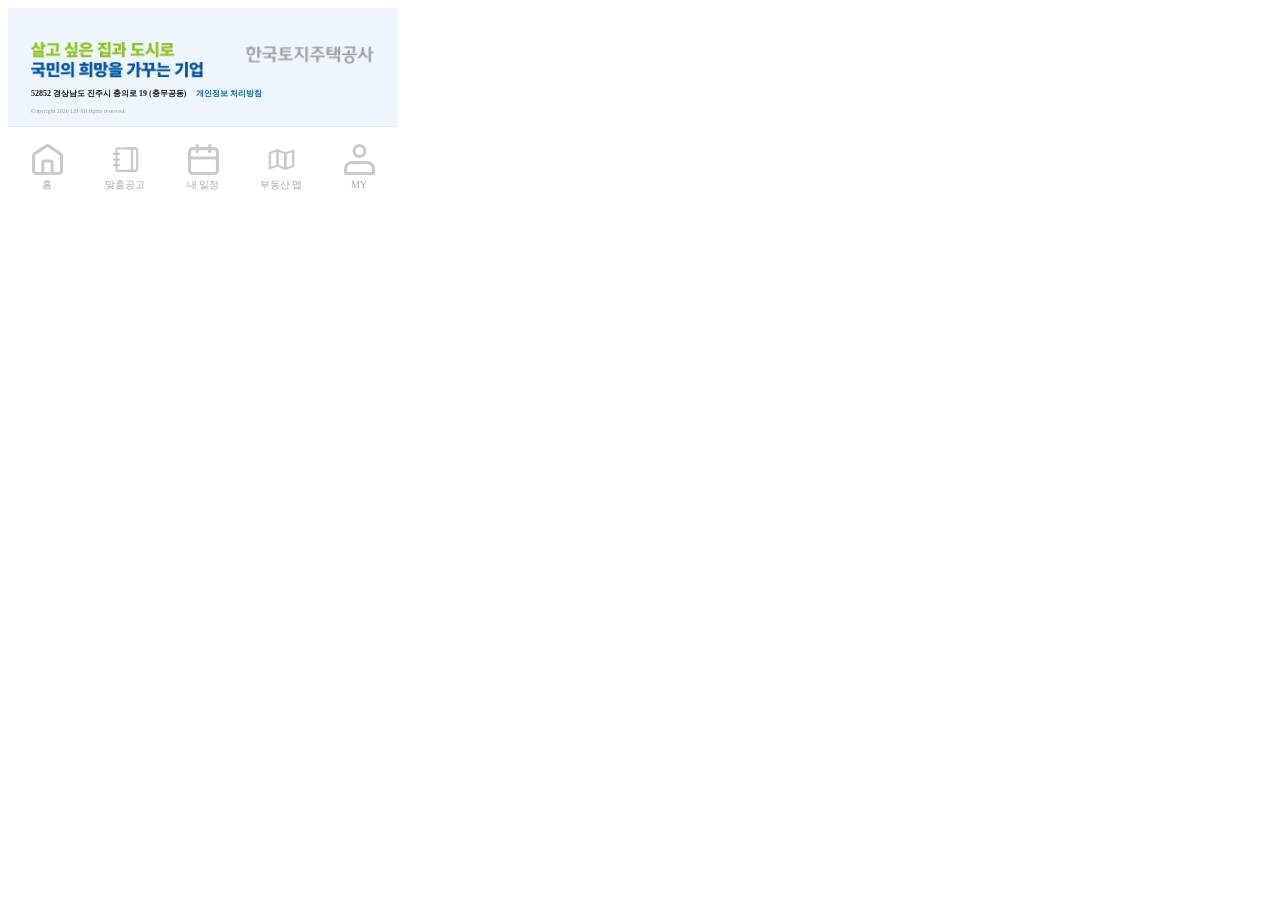
<file: footer.html>
<!DOCTYPE html>
<html lang="ko">

<head>
  <meta charset="UTF-8">
  <meta name="viewport" content="width=device-width, initial-scale=1.0">
  <title>Document</title>
  <link rel="stylesheet" href="css/footer.css" class="">
</head>

<body>
  <footer class="app-footer">

    <!-- LH 정보 영역 -->
    <div class="footer-info">

      <img src="./images/footer-icon/살고 싶은 집과 도시로 국민의 희망을 가꾸는 기업.png" alt="살고 싶은 집과 도시로 국민의 희망을 가꾸는 기업"
        class="footer-slogan">

      <img src="./images/footer-icon/한국토지주택공사.png" alt="한국토지주택공사" class="footer-logo">

      <div class="footer-links">

        <span class="address">
          52852 경상남도 진주시 충의로 19 (충무공동)
        </span>

        <a href="#">
          개인정보 처리방침
        </a>

      </div>

      <p class="copyright">
        Copyright 2026 LH All rights reserved.
      </p>

    </div>


    <!-- 하단 네비게이션 -->
    <nav class="bottom-nav">

      <a href="index.html" class="nav-item" data-page="index">
        <img src="./images/footer-icon/home.svg" alt="홈" class="nav-icon">
        <span>홈</span>
      </a>


      <a href="custom-conditions.html" class="nav-item" data-page="custom-conditions">
        <img src="./images/footer-icon/note.svg" alt="맞춤공고" class="nav-icon">
        <span>맞춤공고</span>
      </a>


      <a href="schedule.html" class="nav-item" data-page="schedule">
        <img src="./images/footer-icon/calinder.svg" alt="내 일정" class="nav-icon">
        <span>내 일정</span>
      </a>


      <a href="estate-map.html" class="nav-item" data-page="estate-map">
        <img src="./images/footer-icon/map.svg" alt="부동산 맵" class="nav-icon">
        <span>부동산 맵</span>
      </a>


      <a href="application-status.html" class="nav-item" data-page="application-status">
        <img src="./images/footer-icon/people.svg" alt="MY" class="nav-icon">
        <span>MY</span>
      </a>

    </nav>

  </footer>
</body>


</html>
</file>
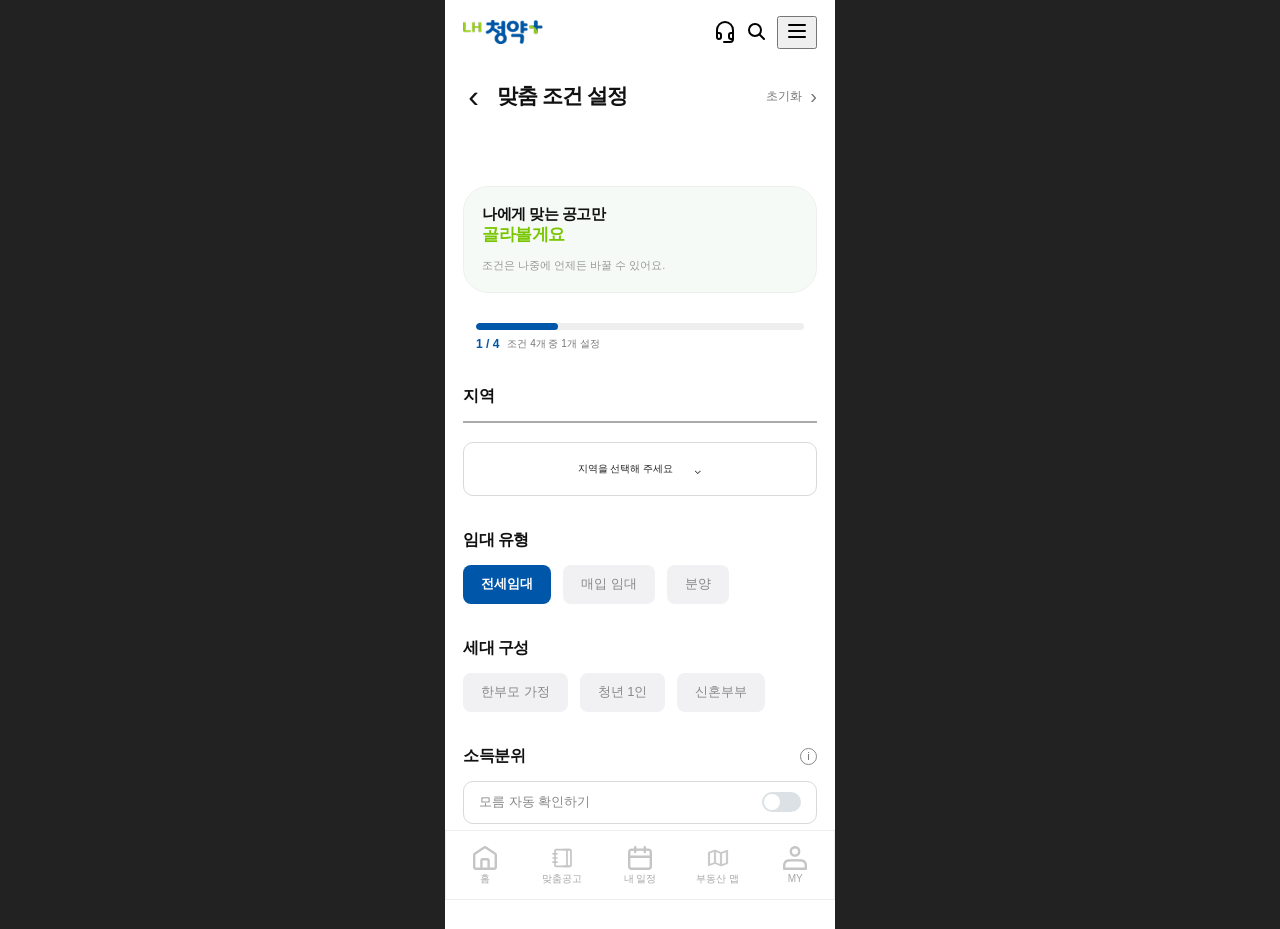
<file: 맞춤조건설정.html>
<!DOCTYPE html>
<html lang="ko">

<head>
    <meta charset="UTF-8">
    <meta name="viewport" content="width=device-width, initial-scale=1.0">

    <title>맞춤 조건 설정</title>
    <link rel="stylesheet" href="./css/common.css">
    
    <link rel="stylesheet" href="./css/header.css">
<link rel="stylesheet" href="./css/footer.css">
    <style>

        /* ========================================
           기본 설정
        ======================================== */

        * {
            box-sizing: border-box;
        }

        html,
        body {
            margin: 0;
            padding: 0;
            min-height: 100%;
        }

        body {
            background: #222;

            font-family:
                -apple-system,
                BlinkMacSystemFont,
                "Apple SD Gothic Neo",
                "Noto Sans KR",
                sans-serif;

            color: #111;
        }

        button,
        a {
            font-family: inherit;
        }


        /* ========================================
           모바일 앱 전체
        ======================================== */

        .mobile-app {
            position: relative;

            width: 390px;
            min-height: 100vh;

            margin: 0 auto;

            background: #fff;

            overflow-x: hidden;
        }


        /* ========================================
           HEADER
        ======================================== */

        .header {
            width: 100%;
            height: 64px;

            padding: 0 18px;

            display: flex;
            align-items: center;
            justify-content: space-between;

            background: #fff;
        }

        .header-left {
            display: flex;
            align-items: center;
            gap: 13px;
        }

        .back-button {
            width: 21px;
            height: 28px;

            padding: 0;

            display: flex;
            align-items: center;
            justify-content: center;

            border: 0;
            background: transparent;

            color: #111;

            font-size: 32px;
            font-weight: 300;
            line-height: 1;

            cursor: pointer;
            text-decoration: none;
        }

        .header-title {
            margin: 0;

            font-size: 21px;
            font-weight: 700;
            letter-spacing: -1px;
        }

        .reset-button {
            display: flex;
            align-items: center;
            gap: 8px;

            padding: 0;

            border: 0;
            background: transparent;

            color: #777;
            font-size: 12px;

            cursor: pointer;
        }

        .reset-button span {
            font-size: 20px;
            font-weight: 300;
            line-height: 1;
        }


        /* ========================================
           MAIN
        ======================================== */

        .content {
            width: 100%;

            padding: 58px 18px 105px;

            background: #fff;
        }


        /* ========================================
           안내 카드
        ======================================== */

        .intro-card {
            width: 100%;
            height: 107px;

            padding: 17px 18px;

            background: #f5faf7;

            border: 1px solid #edf1ee;
            border-radius: 25px;
        }

        .intro-title {
            margin: 0;

            font-size: 15px;
            font-weight: 600;
            line-height: 1.35;

            letter-spacing: -0.5px;
        }

        .intro-title strong {
            color: #79c600;

            font-size: 17px;
            font-weight: 700;
        }

        .intro-desc {
            margin: 11px 0 0;

            color: #999;

            font-size: 11px;
            font-weight: 400;
        }


        /* ========================================
           진행률
        ======================================== */

        .progress-wrap {
            margin: 30px 13px 0;
        }

        .step-bar {
            width: 100%;
            height: 7px;

            background: #eeeeee;

            border-radius: 10px;
            overflow: hidden;
        }

        .step-fill {
            width: 25%;
            height: 100%;

            background: #0056a8;

            border-radius: 10px;
        }

        .step-info {
            display: flex;
            align-items: center;
            gap: 8px;

            margin-top: 7px;
        }

        .step-number {
            color: #0056a8;

            font-size: 12px;
            font-weight: 700;
        }

        .step-desc {
            color: #777;

            font-size: 10px;
        }


        /* ========================================
           조건 공통
        ======================================== */

        .condition-section {
            margin-top: 35px;
        }

        .condition-section + .condition-section {
            margin-top: 34px;
        }

        .section-title {
            display: block;

            margin: 0 0 14px;

            font-size: 16px;
            font-weight: 700;

            letter-spacing: -0.5px;
        }


        /* ========================================
           지역 선택
        ======================================== */

        .region-line {
            width: 100%;
            height: 1.5px;

            margin-bottom: 19px;

            background: #aaa;
        }

        .region-select {
            width: 100%;
            height: 54px;

            padding: 0 18px;

            display: flex;
            align-items: center;
            justify-content: center;
            gap: 20px;

            background: #fff;

            border: 1px solid #d9d9d9;
            border-radius: 10px;

            color: #222;
            font-size: 10px;

            cursor: pointer;
        }

        .region-select .select-arrow {
            font-size: 17px;
            font-weight: 300;
        }


        /* ========================================
           칩 버튼
        ======================================== */

        .chip-group {
            display: flex;
            flex-wrap: wrap;
            gap: 12px;
        }

        .chip {
            height: 39px;

            padding: 0 18px;

            display: flex;
            align-items: center;
            justify-content: center;

            border: 0;
            border-radius: 8px;

            background: #f1f1f3;

            color: #888;

            font-size: 13px;
            font-weight: 500;

            cursor: pointer;
            white-space: nowrap;
        }

        .chip.active {
            background: #0056a8;

            color: #fff;
            font-weight: 700;
        }


        /* ========================================
           소득분위
        ======================================== */

        .income-title-wrap {
            display: flex;
            align-items: center;
            justify-content: space-between;

            margin-bottom: 14px;
        }

        .income-title-wrap .section-title {
            margin: 0;
        }

        .info-button {
            width: 17px;
            height: 17px;

            display: flex;
            align-items: center;
            justify-content: center;

            padding: 0;

            border: 1px solid #888;
            border-radius: 50%;

            background: #fff;

            color: #777;
            font-size: 11px;

            cursor: pointer;
        }

        .income-box {
            width: 100%;
            height: 43px;

            padding: 0 15px;

            display: flex;
            align-items: center;
            justify-content: space-between;

            border: 1px solid #d9d9d9;
            border-radius: 10px;
        }

        .income-label {
            color: #888;
            font-size: 13px;
        }

        .toggle {
            position: relative;

            width: 39px;
            height: 20px;

            padding: 0;

            border: 0;
            border-radius: 20px;

            background: #dce1e5;

            cursor: pointer;
        }

        .toggle::before {
            content: "";

            position: absolute;

            top: 2px;
            left: 2px;

            width: 16px;
            height: 16px;

            border-radius: 50%;

            background: #fff;

            transition: 0.2s;
        }

        .toggle.active {
            background: #0056a8;
        }

        .toggle.active::before {
            left: 21px;
        }


        /* ========================================
           FOOTER
        ======================================== */

        .bottom-nav {
            position: fixed;

            bottom: 0;
            left: 50%;

            transform: translateX(-50%);

            width: 390px;
            height: 70px;

            display: flex;
            align-items: center;
            justify-content: space-around;

            background: #fff;

            border: 1px solid #eeeeee;

            z-index: 100;
        }

        .nav-item {
            width: 20%;
            height: 70px;

            display: flex;
            flex-direction: column;
            align-items: center;
            justify-content: center;

            gap: 4px;

            color: #aaa;

            font-size: 8px;
            text-decoration: none;
        }

        .nav-icon {
            width: 24px;
            height: 24px;

            display: block;

            object-fit: contain;

            opacity: 0.6;
        }

        .nav-item span {
            line-height: 1;
        }

        .nav-item.active {
            color: #0056a8;
            font-weight: 700;
        }

        .nav-item.active .nav-icon {
            opacity: 1;
        }


        /* ========================================
           지역 선택 팝업 오버레이
        ======================================== */

        .modal-overlay {
            position: fixed;

            top: 0;
            left: 50%;

            transform: translateX(-50%);

            width: 390px;
            height: 100vh;

            display: none;
            align-items: flex-end;

            background: rgba(0, 0, 0, 0.38);

            z-index: 9999;
        }

        .modal-overlay.show {
            display: flex;
        }


        /* ========================================
           지역 선택 바텀시트
        ======================================== */

        .region-sheet {
            width: 100%;
            height: 355px;

            padding: 14px 24px 25px;

            background: #fff;

            border-radius: 26px 26px 0 0;

            animation: sheetUp 0.25s ease-out;
        }

        @keyframes sheetUp {

            from {
                transform: translateY(100%);
            }

            to {
                transform: translateY(0);
            }

        }

        .drag-handle {
            width: 46px;
            height: 4px;

            margin: 0 auto 26px;

            background: #dfe3e6;

            border-radius: 10px;
        }

        .sheet-header {
            display: flex;
            align-items: flex-start;
            justify-content: space-between;

            margin-bottom: 19px;
        }

        .sheet-label {
            display: block;

            margin-bottom: 6px;

            color: #0066b3;

            font-size: 11px;
            font-weight: 700;
        }

        .sheet-title {
            margin: 0;

            font-size: 20px;
            font-weight: 700;

            letter-spacing: -0.7px;
        }

        .close-button {
            width: 25px;
            height: 25px;

            padding: 0;

            border: 0;
            background: transparent;

            color: #222;

            font-size: 31px;
            font-weight: 200;
            line-height: 20px;

            cursor: pointer;
        }


        /* ========================================
           지역 목록
        ======================================== */

        .region-list {
            display: flex;
            flex-direction: column;
        }

        .region-option {
            width: 100%;
            height: 49px;

            padding: 0;

            display: flex;
            align-items: center;
            gap: 10px;

            border: 0;
            background: transparent;

            color: #222;

            font-size: 14px;
            text-align: left;

            cursor: pointer;
        }

        .region-pin {
            width: 18px;
            height: 18px;

            display: flex;
            align-items: center;
            justify-content: center;

            border: 1.5px solid #80cf00;
            border-radius: 50% 50% 50% 0;

            transform: rotate(-45deg);
        }

        .region-pin::after {
            content: "";

            width: 5px;
            height: 5px;

            border: 1px solid #80cf00;
            border-radius: 50%;
        }


        /* ========================================
           반응형
        ======================================== */

        @media (max-width: 390px) {

            body {
                background: #fff;
            }

            .mobile-app {
                width: 100%;
            }

            .bottom-nav,
            .modal-overlay {
                width: 100%;
            }

        }

    </style>
</head>


<body>


    <div class="mobile-app">


        <!-- ========================================
             HEADER
        ======================================== -->
 <header class="header">

            <a href="index.html">
                <img src="./images/header-icon/logo.png" alt="LH 청약+">
            </a>


            <div class="header-icons">

                <img src="./images/header-icon/call.svg" alt="상담">

                <img src="./images/header-icon/serch.svg" alt="검색">

                <!-- ★ 메뉴 버튼 -->
                <button type="button" id="menu-open" class="menu-open">

                    <img src="./images/header-icon/ham-btn.svg" alt="메뉴">

                </button>

            </div>

        </header>
        <header class="header">

            <div class="header-left">

                <a
                    href="index.html"
                    class="back-button"
                    aria-label="뒤로가기">

                    ‹

                </a>

                <h1 class="header-title">
                    맞춤 조건 설정
                </h1>

            </div>


            <button
                type="button"
                class="reset-button"
                id="reset-button">

                초기화
                
                <span>›</span>

            </button>

        </header>



        <!-- ========================================
             MAIN
        ======================================== -->

        <main class="content">


            <!-- 안내 카드 -->

            <section class="intro-card">

                <p class="intro-title">

                    나에게 맞는 공고만<br>

                    <strong>
                        골라볼게요
                    </strong>

                </p>

                <p class="intro-desc">
                    조건은 나중에 언제든 바꿀 수 있어요.
                </p>

            </section>



            <!-- 진행률 -->

            <div class="progress-wrap">

                <div class="step-bar">

                    <div class="step-fill"></div>

                </div>


                <div class="step-info">

                    <span class="step-number">
                        1 / 4
                    </span>

                    <span class="step-desc">
                        조건 4개 중 1개 설정
                    </span>

                </div>

            </div>



            <!-- ========================================
                 지역
            ======================================== -->

            <section class="condition-section">

                <label class="section-title">
                    지역
                </label>

                <div class="region-line"></div>


                <button
                    type="button"
                    class="region-select"
                    id="region-select">

                    <span id="selected-region">
                        지역을 선택해 주세요
                    </span>

                    <span class="select-arrow">
                        ⌄
                    </span>

                </button>

            </section>



            <!-- ========================================
                 임대 유형
            ======================================== -->

            <section class="condition-section">

                <h2 class="section-title">
                    임대 유형
                </h2>


                <div
                    class="chip-group"
                    id="rent-type-group">

                    <button
                        type="button"
                        class="chip active">

                        전세임대

                    </button>

                    <button
                        type="button"
                        class="chip">

                        매입 임대

                    </button>

                    <button
                        type="button"
                        class="chip">

                        분양

                    </button>

                </div>

            </section>



            <!-- ========================================
                 세대 구성
            ======================================== -->

            <section class="condition-section">

                <h2 class="section-title">
                    세대 구성
                </h2>


                <div
                    class="chip-group"
                    id="household-group">

                    <button
                        type="button"
                        class="chip">

                        한부모 가정

                    </button>

                    <button
                        type="button"
                        class="chip">

                        청년 1인

                    </button>

                    <button
                        type="button"
                        class="chip">

                        신혼부부

                    </button>

                </div>

            </section>



            <!-- ========================================
                 소득분위
            ======================================== -->

            <section class="condition-section">


                <div class="income-title-wrap">

                    <h2 class="section-title">
                        소득분위
                    </h2>


                    <button
                        type="button"
                        class="info-button"
                        aria-label="소득분위 안내">

                        i

                    </button>

                </div>


                <div class="income-box">

                    <span class="income-label">
                        모름 자동 확인하기
                    </span>


                    <button
                        type="button"
                        class="toggle"
                        id="income-toggle"
                        aria-label="소득분위 자동 확인"
                        aria-pressed="false">

                    </button>

                </div>

            </section>


        </main>



        <!-- ========================================
             지역 선택 팝업
        ======================================== -->

        <div
            class="modal-overlay"
            id="region-modal">


            <div class="region-sheet">


                <!-- 손잡이 -->

                <div class="drag-handle"></div>



                <!-- 팝업 헤더 -->

                <div class="sheet-header">


                    <div>

                        <span class="sheet-label">
                            지역 선택
                        </span>

                        <h2 class="sheet-title">
                            어디의 공고를 볼까요?
                        </h2>

                    </div>


                    <button
                        type="button"
                        class="close-button"
                        id="region-close"
                        aria-label="팝업 닫기">

                        ×

                    </button>

                </div>



                <!-- 지역 목록 -->

                <div class="region-list">


                    <button
                        type="button"
                        class="region-option"
                        data-region="전국">

                        <span class="region-pin"></span>

                        전국

                    </button>


                    <button
                        type="button"
                        class="region-option"
                        data-region="서울특별시">

                        <span class="region-pin"></span>

                        서울특별시

                    </button>


                    <button
                        type="button"
                        class="region-option"
                        data-region="경기도">

                        <span class="region-pin"></span>

                        경기도

                    </button>


                    <button
                        type="button"
                        class="region-option"
                        data-region="인천광역시">

                        <span class="region-pin"></span>

                        인천광역시

                    </button>


                    <button
                        type="button"
                        class="region-option"
                        data-region="부산광역시">

                        <span class="region-pin"></span>

                        부산광역시

                    </button>


                </div>


            </div>

        </div>


    </div>



    <!-- 하단 네비게이션 -->
    <nav class="bottom-nav">

      <a href="index.html" class="nav-item" data-page="index">
        <img src="./images/footer-icon/home.svg" alt="홈" class="nav-icon">
        <span>홈</span>
      </a>


      <a href="custom-conditions.html" class="nav-item" data-page="custom-conditions">
        <img src="./images/footer-icon/note.svg" alt="맞춤공고" class="nav-icon">
        <span>맞춤공고</span>
      </a>


      <a href="schedule.html" class="nav-item" data-page="schedule">
        <img src="./images/footer-icon/calinder.svg" alt="내 일정" class="nav-icon">
        <span>내 일정</span>
      </a>


      <a href="estate-map.html" class="nav-item" data-page="estate-map">
        <img src="./images/footer-icon/map.svg" alt="부동산 맵" class="nav-icon">
        <span>부동산 맵</span>
      </a>


      <a href="application-status.html" class="nav-item" data-page="application-status">
        <img src="./images/footer-icon/people.svg" alt="MY" class="nav-icon">
        <span>MY</span>
      </a>

    </nav>

  </footer>


    <!-- ========================================
         JAVASCRIPT
    ======================================== -->

    <script>


        /* ========================================
           지역 선택 팝업 열기
        ======================================== */

        const regionSelect =
            document.getElementById("region-select");

        const regionModal =
            document.getElementById("region-modal");

        const regionClose =
            document.getElementById("region-close");

        const selectedRegion =
            document.getElementById("selected-region");


        regionSelect.addEventListener("click", function () {

            regionModal.classList.add("show");

            document.body.style.overflow = "hidden";

        });



        /* ========================================
           팝업 닫기
        ======================================== */

        function closeRegionModal() {

            regionModal.classList.remove("show");

            document.body.style.overflow = "";

        }


        regionClose.addEventListener(
            "click",
            closeRegionModal
        );


        regionModal.addEventListener("click", function (event) {

            if (event.target === regionModal) {

                closeRegionModal();

            }

        });



        /* ========================================
           지역 선택
        ======================================== */

        const regionOptions =
            document.querySelectorAll(".region-option");


        regionOptions.forEach(function (option) {

            option.addEventListener("click", function () {

                const region = this.dataset.region;

                selectedRegion.textContent = region;

                closeRegionModal();

            });

        });



        /* ========================================
           칩 선택
        ======================================== */

        function setupChipGroup(groupId) {

            const group =
                document.getElementById(groupId);

            const chips =
                group.querySelectorAll(".chip");


            chips.forEach(function (chip) {

                chip.addEventListener("click", function () {

                    chips.forEach(function (item) {

                        item.classList.remove("active");

                    });


                    this.classList.add("active");

                });

            });

        }


        setupChipGroup("rent-type-group");

        setupChipGroup("household-group");



        /* ========================================
           소득분위 토글
        ======================================== */

        const incomeToggle =
            document.getElementById("income-toggle");


        incomeToggle.addEventListener("click", function () {

            this.classList.toggle("active");


            const isActive =
                this.classList.contains("active");


            this.setAttribute(
                "aria-pressed",
                isActive
            );

        });



        /* ========================================
           초기화
        ======================================== */

        const resetButton =
            document.getElementById("reset-button");


        resetButton.addEventListener("click", function () {


            // 지역 초기화

            selectedRegion.textContent =
                "지역을 선택해 주세요";



            // 임대 유형 초기화

            document.querySelectorAll(".chip").forEach(
                function (chip) {

                    chip.classList.remove("active");

                }
            );


            document.querySelector(
                "#rent-type-group .chip"
            ).classList.add("active");



            // 소득분위 초기화

            incomeToggle.classList.remove("active");

            incomeToggle.setAttribute(
                "aria-pressed",
                "false"
            );

        });


    </script>

</body>

</html>
</file>
<file: css/footer.css>
/* ========================================
   FOOTER
======================================== */

.app-footer {
    width: 390px;
    height: 199px;

    margin: 0;
    padding: 0;

    background: #fff;

    position: relative;

    overflow: hidden;
}



/* ========================================
   LH 정보 영역
   390 × 119
======================================== */

.footer-info {
    position: relative;

    width: 390px;
    height: 119px;

    background: #EEF5FC;
}


/* 슬로건 */

.footer-slogan {
    position: absolute;

    left: 23px;
    top: 34px;

    width: 172px;
    height: auto;

    display: block;
}


/* 한국토지주택공사 */

.footer-logo {
    position: absolute;

    right: 24px;
    top: 38px;

    width: 128px;
    height: auto;

    display: block;
}


/* 주소 */

.footer-links {
    position: absolute;

    left: 23px;
    bottom: 29px;

    display: flex;

    align-items: center;

    gap: 10px;

    white-space: nowrap;
}


.footer-links .address {
    color: #171717;

    font-size: 8px;
    font-weight: 600;

    line-height: 1;
}


.footer-links a {
    color: #0066B3;

    font-size: 8px;
    font-weight: 700;

    line-height: 1;

    text-decoration: none;
}


/* Copyright */

.copyright {
    position: absolute;

    left: 23px;
    bottom: 13px;

    margin: 0;

    color: #A0A0A0;

    font-size: 6px;
    font-weight: 400;

    line-height: 1;
}


/* ========================================
   하단 네비게이션
   390 × 80
======================================== */

.bottom-nav {
    position: absolute;

    left: 0;
    bottom: 0;

    width: 390px;
    height: 80px;

    display: flex;

    align-items: center;
    justify-content: space-around;

    padding: 0;

    background: #fff;

    border-top: 1px solid #EAEAEA;
}


/* ========================================
   네비 아이템
======================================== */

.nav-item {
    width: 20%;
    height: 80px;

    display: flex;

    flex-direction: column;

    align-items: center;
    justify-content: center;

    gap: 5px;

    color: #A7A7A7;

    text-decoration: none;
}


/* ========================================
   아이콘
======================================== */

.nav-icon {
    width: 31px;
    height: 31px;
    object-fit: contain;

    display: block;

    opacity: 0.55;
}


/* ========================================
   글자
======================================== */

.nav-item span {
    display: block;

    color: #A7A7A7;

    font-size: 10px;
    font-weight: 500;

    line-height: 1;
}


/* ========================================
   현재 페이지
======================================== */

.nav-item.active .nav-icon {
    opacity: 1;
}

.nav-item.active span {
    color: #0055A2;

    font-weight: 700;
}
</file>
<file: css/common.css>
/* ==========================================
   common.css : 공통 변수 및 모바일 프레임 설정
   ========================================== */

/* 1. 디자인 시스템 공통 변수 정의 */
:root {
  --app-width: 390px;          /* iPhone 12/13/14 기준 폭 */
  --header-height: 56px;
  --nav-height: 60px;
  
  --primary-blue: #0056b3;
  --point-green: #00a86b;
  --bg-gray: #f8f9fa;
  --border-color: #e2e8f0;
  --text-main: #191f28;
  --text-sub: #8b95a1;
}


/* 2. 전체 배경 (PC에서 여백을 어둡거나 무채색 처리) */
body {
  margin: 0;
  padding: 0;
  background-color: #f1f5f9;
  font-family: -apple-system, BlinkMacSystemFont, "Segoe UI", Roboto, sans-serif;
  display: flex;
  justify-content: center;
  align-items: flex-start;
  min-height: 100vh;
  color: var(--text-main);
}

/* 3. 모바일 앱 컨테이너 (핵심) */
#app-container {
  width: 100%;
  max-width: var(--app-width);
  min-height: 100vh;
  background-color: #ffffff;
  box-shadow: 0 0 20px rgba(0, 0, 0, 0.08); /* PC에서 봤을 때 입체감 있는 카드 형태 */
  position: relative;
  display: flex;
  flex-direction: column;
  overflow: hidden;
}

/* 4. 스크롤 가능한 본문 영역 */
.content-area {
  flex: 1;
  padding-top: var(--header-height);
  padding-bottom: calc(var(--nav-height) + 120px); /* 푸터 및 하단 탭바 높이 여백 확보 */
  overflow-y: auto;
  -webkit-overflow-scrolling: touch;
}
</file>
<file: css/header.css>
.header {
  display: flex;
  justify-content: space-between; /* 로고는 왼쪽, 아이콘은 오른쪽 끝 배치 */
  align-items: center;            /* 세로 방향 중앙 정렬 (높이 맞춤) */
  height: 56px;                   /* 헤더 높이 지정 */
  padding: 0 16px;                /* 좌우 여백 */
  background-color: #ffffff;      /* 배경색 */
}

.header-icons {
  display: flex;
  align-items: center;            /* 아이콘들끼리도 세로 중앙 정렬 */
  gap: 8px;
}

/* 이미지 크기가 깨지는 것을 방지하기 위한 스타일 */
.header a img {
  display: block;
  height: 24px;                   /* 로고 이미지 적절한 높이 지정 */
}


.header-icons img {
  width: 24px;                    /* 아이콘 이미지 크기 지정 */
  height: 24px;
  cursor: pointer;
}
</file>
